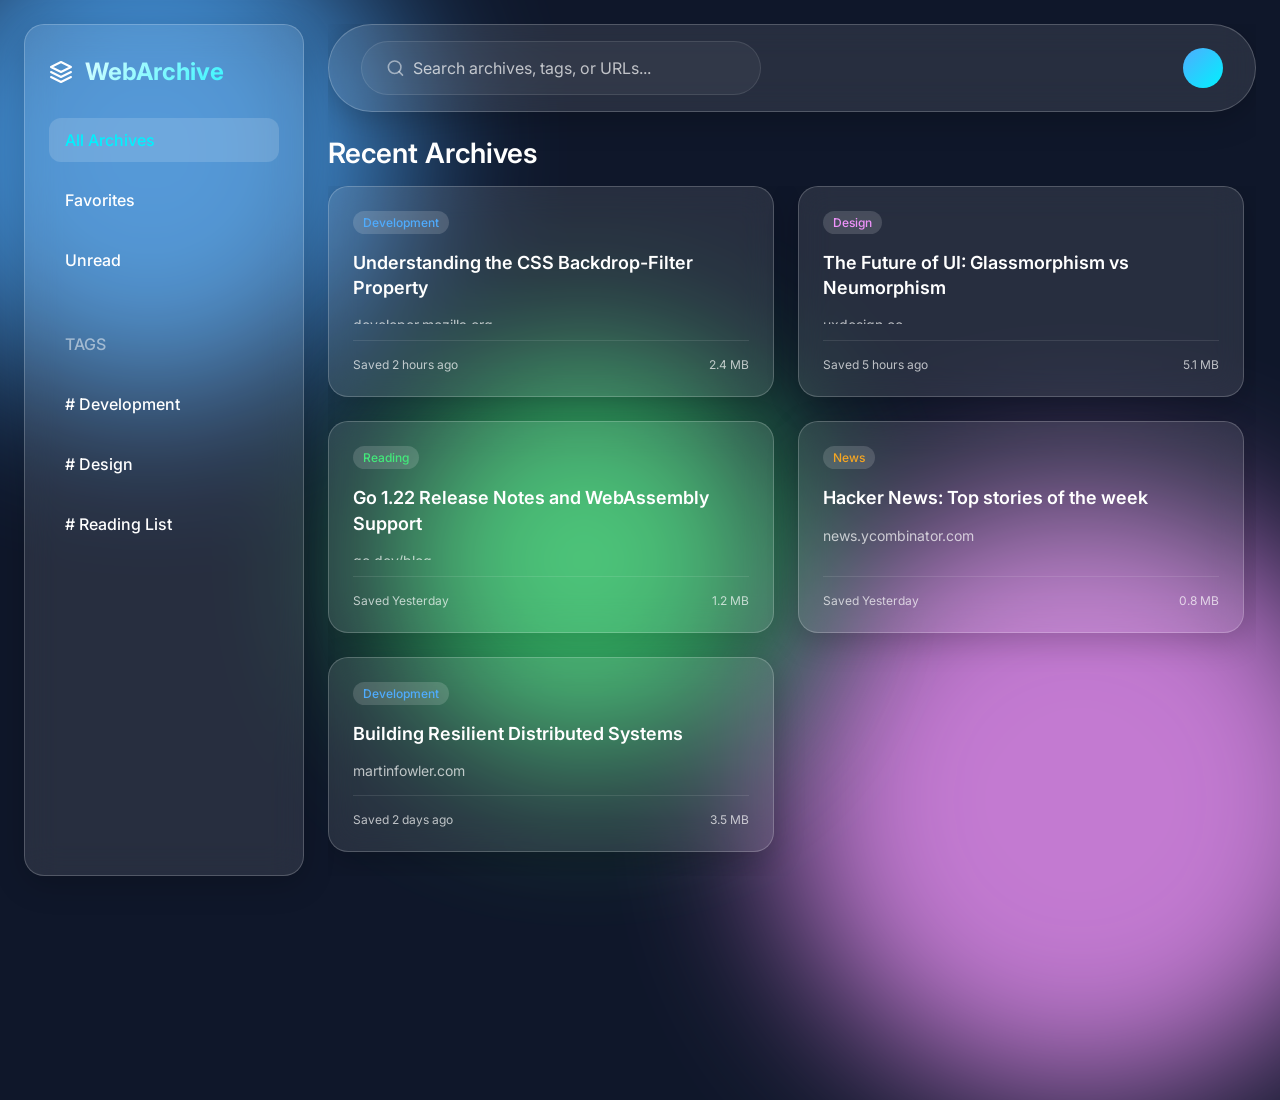
<file: docs/mockups/glass_prototype.html>
<!DOCTYPE html>
<html lang="en">
<head>
    <meta charset="UTF-8">
    <meta name="viewport" content="width=device-width, initial-scale=1.0">
    <title>Glassmorphism Webarchive Prototype</title>
    <style>
        @import url('https://fonts.googleapis.com/css2?family=Inter:wght@300;400;500;600;700&display=swap');

        :root {
            --glass-bg: rgba(255, 255, 255, 0.1);
            --glass-border: rgba(255, 255, 255, 0.2);
            --glass-shadow: 0 8px 32px 0 rgba(0, 0, 0, 0.2);
            --text-primary: #ffffff;
            --text-secondary: rgba(255, 255, 255, 0.7);
            --accent: #00f2fe;
        }

        * {
            margin: 0;
            padding: 0;
            box-sizing: border-box;
            font-family: 'Inter', sans-serif;
        }

        body {
            background-color: #0f172a;
            color: var(--text-primary);
            min-height: 100vh;
            overflow-x: hidden;
            position: relative;
        }

        /* Dynamic Animated Background Elements to blur */
        .blob {
            position: absolute;
            border-radius: 50%;
            filter: blur(80px);
            z-index: -1;
            opacity: 0.8;
            animation: float 20s infinite ease-in-out alternate;
        }
        
        .blob-1 {
            width: 500px;
            height: 500px;
            background: #4facfe;
            top: -100px;
            left: -100px;
        }
        
        .blob-2 {
            width: 600px;
            height: 600px;
            background: #f093fb;
            bottom: -200px;
            right: -100px;
            animation-delay: -5s;
        }

        .blob-3 {
            width: 400px;
            height: 400px;
            background: #43e97b;
            top: 40%;
            left: 30%;
            animation-delay: -10s;
        }

        @keyframes float {
            0% { transform: translate(0, 0) scale(1); }
            50% { transform: translate(50px, 100px) scale(1.1); }
            100% { transform: translate(-50px, -50px) scale(0.9); }
        }

        /* Base Glass Class */
        .glass {
            background: var(--glass-bg);
            backdrop-filter: blur(16px);
            -webkit-backdrop-filter: blur(16px);
            border: 1px solid var(--glass-border);
            border-radius: 20px;
            box-shadow: var(--glass-shadow);
        }

        /* Layout */
        .app-container {
            display: flex;
            height: 100vh;
            padding: 24px;
            gap: 24px;
        }

        /* Sidebar */
        .sidebar {
            width: 280px;
            padding: 32px 24px;
            display: flex;
            flex-direction: column;
            gap: 32px;
        }

        .logo {
            font-size: 24px;
            font-weight: 700;
            display: flex;
            align-items: center;
            gap: 12px;
            background: linear-gradient(135deg, #fff, var(--accent));
            -webkit-background-clip: text;
            -webkit-text-fill-color: transparent;
        }

        .nav-menu {
            list-style: none;
            display: flex;
            flex-direction: column;
            gap: 16px;
        }

        .nav-item {
            padding: 12px 16px;
            border-radius: 12px;
            cursor: pointer;
            transition: all 0.3s ease;
            font-weight: 500;
        }

        .nav-item:hover, .nav-item.active {
            background: rgba(255, 255, 255, 0.15);
            color: var(--accent);
        }

        /* Main Content */
        .main-content {
            flex: 1;
            display: flex;
            flex-direction: column;
            gap: 24px;
            overflow: hidden;
        }

        /* Topbar / Search */
        .topbar {
            padding: 16px 32px;
            display: flex;
            justify-content: space-between;
            align-items: center;
            border-radius: 100px;
        }

        .search-container {
            width: 400px;
            display: flex;
            align-items: center;
            background: rgba(255, 255, 255, 0.05);
            border-radius: 50px;
            padding: 8px 24px;
            border: 1px solid rgba(255, 255, 255, 0.1);
            transition: all 0.3s ease;
        }

        .search-container:focus-within {
            background: rgba(255, 255, 255, 0.1);
            border-color: var(--accent);
        }

        .search-input {
            background: transparent;
            border: none;
            outline: none;
            color: white;
            font-size: 16px;
            width: 100%;
            padding: 8px;
        }

        .search-input::placeholder {
            color: var(--text-secondary);
        }

        .user-profile {
            width: 40px;
            height: 40px;
            border-radius: 50%;
            background: linear-gradient(135deg, #4facfe, #00f2fe);
        }

        /* Dashboard Grid */
        .dashboard-header {
            display: flex;
            justify-content: space-between;
            align-items: flex-end;
            margin-bottom: 16px;
        }

        .dashboard-header h2 {
            font-size: 28px;
            font-weight: 600;
        }

        .grid-container {
            display: grid;
            grid-template-columns: repeat(auto-fill, minmax(300px, 1fr));
            gap: 24px;
            overflow-y: auto;
            padding-right: 12px;
            padding-bottom: 24px;
        }

        /* Hide scrollbar for a cleaner look */
        .grid-container::-webkit-scrollbar {
            width: 6px;
        }
        .grid-container::-webkit-scrollbar-thumb {
            background: rgba(255, 255, 255, 0.2);
            border-radius: 10px;
        }

        /* Archive Card */
        .archive-card {
            padding: 24px;
            display: flex;
            flex-direction: column;
            gap: 16px;
            transition: all 0.4s cubic-bezier(0.175, 0.885, 0.32, 1.275);
            cursor: pointer;
            position: relative;
            overflow: hidden;
        }

        .archive-card::before {
            content: '';
            position: absolute;
            top: 0; left: 0; right: 0; bottom: 0;
            background: linear-gradient(135deg, rgba(255,255,255,0.1), transparent);
            opacity: 0;
            transition: opacity 0.3s ease;
        }

        .archive-card:hover {
            transform: translateY(-8px) scale(1.02);
            box-shadow: 0 15px 40px rgba(0, 0, 0, 0.4);
            border-color: rgba(255, 255, 255, 0.4);
        }

        .archive-card:hover::before {
            opacity: 1;
        }

        .card-header {
            display: flex;
            justify-content: space-between;
            align-items: center;
        }

        .card-badge {
            font-size: 12px;
            padding: 4px 10px;
            background: rgba(255, 255, 255, 0.15);
            border-radius: 20px;
            font-weight: 500;
        }

        .card-title {
            font-size: 18px;
            font-weight: 600;
            line-height: 1.4;
        }

        .card-url {
            color: var(--text-secondary);
            font-size: 14px;
            text-overflow: ellipsis;
            white-space: nowrap;
            overflow: hidden;
        }

        .card-footer {
            margin-top: auto;
            display: flex;
            justify-content: space-between;
            align-items: center;
            font-size: 12px;
            color: var(--text-secondary);
            border-top: 1px solid rgba(255, 255, 255, 0.1);
            padding-top: 16px;
        }

    </style>
</head>
<body>

    <!-- Dynamic Background Elements -->
    <div class="blob blob-1"></div>
    <div class="blob blob-2"></div>
    <div class="blob blob-3"></div>

    <div class="app-container">
        
        <!-- Sidebar -->
        <aside class="sidebar glass">
            <div class="logo">
                <svg width="24" height="24" viewBox="0 0 24 24" fill="none" stroke="currentColor" stroke-width="2" stroke-linecap="round" stroke-linejoin="round"><path d="M12 2L2 7l10 5 10-5-10-5zM2 17l10 5 10-5M2 12l10 5 10-5"/></svg>
                WebArchive
            </div>
            
            <ul class="nav-menu">
                <li class="nav-item active">All Archives</li>
                <li class="nav-item">Favorites</li>
                <li class="nav-item">Unread</li>
                <li class="nav-item" style="margin-top: 24px; opacity: 0.5;">TAGS</li>
                <li class="nav-item"># Development</li>
                <li class="nav-item"># Design</li>
                <li class="nav-item"># Reading List</li>
            </ul>
        </aside>

        <!-- Main Content -->
        <main class="main-content">
            
            <!-- Topbar -->
            <header class="topbar glass">
                <div class="search-container">
                    <svg width="20" height="20" viewBox="0 0 24 24" fill="none" stroke="rgba(255,255,255,0.5)" stroke-width="2" stroke-linecap="round" stroke-linejoin="round"><circle cx="11" cy="11" r="8"></circle><line x1="21" y1="21" x2="16.65" y2="16.65"></line></svg>
                    <input type="text" class="search-input" placeholder="Search archives, tags, or URLs...">
                </div>
                <div class="user-profile"></div>
            </header>

            <!-- Dashboard -->
            <div style="flex: 1; display: flex; flex-direction: column; overflow: hidden;">
                <div class="dashboard-header">
                    <h2>Recent Archives</h2>
                </div>

                <div class="grid-container">
                    <!-- Cards -->
                    <div class="archive-card glass">
                        <div class="card-header">
                            <span class="card-badge" style="color: #4facfe;">Development</span>
                        </div>
                        <h3 class="card-title">Understanding the CSS Backdrop-Filter Property</h3>
                        <p class="card-url">developer.mozilla.org</p>
                        <div class="card-footer">
                            <span>Saved 2 hours ago</span>
                            <span>2.4 MB</span>
                        </div>
                    </div>

                    <div class="archive-card glass">
                        <div class="card-header">
                            <span class="card-badge" style="color: #f093fb;">Design</span>
                        </div>
                        <h3 class="card-title">The Future of UI: Glassmorphism vs Neumorphism</h3>
                        <p class="card-url">uxdesign.cc</p>
                        <div class="card-footer">
                            <span>Saved 5 hours ago</span>
                            <span>5.1 MB</span>
                        </div>
                    </div>

                    <div class="archive-card glass">
                        <div class="card-header">
                            <span class="card-badge" style="color: #43e97b;">Reading</span>
                        </div>
                        <h3 class="card-title">Go 1.22 Release Notes and WebAssembly Support</h3>
                        <p class="card-url">go.dev/blog</p>
                        <div class="card-footer">
                            <span>Saved Yesterday</span>
                            <span>1.2 MB</span>
                        </div>
                    </div>
                    
                    <div class="archive-card glass">
                        <div class="card-header">
                            <span class="card-badge" style="color: #f5a623;">News</span>
                        </div>
                        <h3 class="card-title">Hacker News: Top stories of the week</h3>
                        <p class="card-url">news.ycombinator.com</p>
                        <div class="card-footer">
                            <span>Saved Yesterday</span>
                            <span>0.8 MB</span>
                        </div>
                    </div>

                    <div class="archive-card glass">
                        <div class="card-header">
                            <span class="card-badge" style="color: #4facfe;">Development</span>
                        </div>
                        <h3 class="card-title">Building Resilient Distributed Systems</h3>
                        <p class="card-url">martinfowler.com</p>
                        <div class="card-footer">
                            <span>Saved 2 days ago</span>
                            <span>3.5 MB</span>
                        </div>
                    </div>

                </div>
            </div>

        </main>
    </div>

</body>
</html>
</file>
